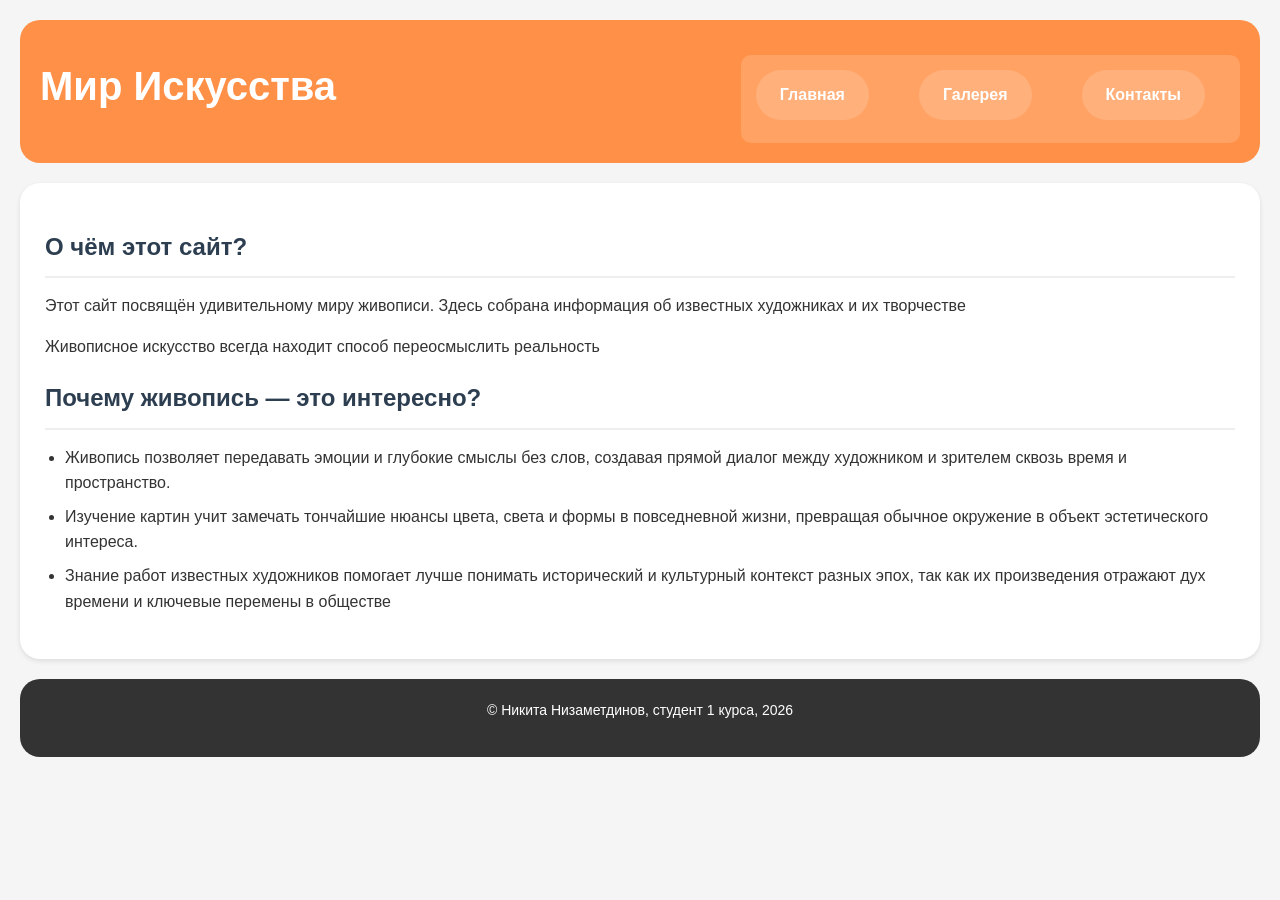
<file: index.html>
<!DOCTYPE html>
<html lang="ru">
<head>
    <meta charset="UTF-8">
    <meta name="viewport" content="width=device-width, initial-scale=1.0">
    <link rel="stylesheet" href="style.css">
    <title>Название моего сайта</title>
</head>
<body>
    <header class="main-header">
        <div class="header-logo">
            <h1><i class="fas fa-palette"></i> Мир Искусства</h1>
        </div>
        
        <nav>
            <ul class="flex-nav">
                <li><a href="index.html"><i class="fas fa-home"></i> Главная</a></li>
                <li><a href="gallery.html"><i class="fas fa-camera"></i> Галерея</a></li>
                <li><a href="contacts.html"><i class="fas fa-envelope"></i> Контакты</a></li>
            </ul>
        </nav>
    </header>
    <main>
        <section>
            <h2>О чём этот сайт?</h2>
            <p>Этот сайт посвящён удивительному миру живописи. Здесь собрана информация об известных художниках и их творчестве </p>
            <p>Живописное искусство всегда находит способ переосмыслить реальность</p>
            <h2>Почему живопись — это интересно?</h2>
            <ul>
                <li>Живопись позволяет передавать эмоции и глубокие смыслы без слов, создавая прямой диалог между художником и зрителем сквозь время и пространство.</li>
                <li>Изучение картин учит замечать тончайшие нюансы цвета, света и формы в повседневной жизни, превращая обычное окружение в объект эстетического интереса.</li>
                <li>Знание работ известных художников помогает лучше понимать исторический и культурный контекст разных эпох, так как их произведения отражают дух времени и ключевые перемены в обществе</li>
            </ul>
        </section>
    </main>
    <footer>
        <p>© Никита Низаметдинов, студент 1 курса, 2026</p>
    </footer>
</body>
</html>
</file>
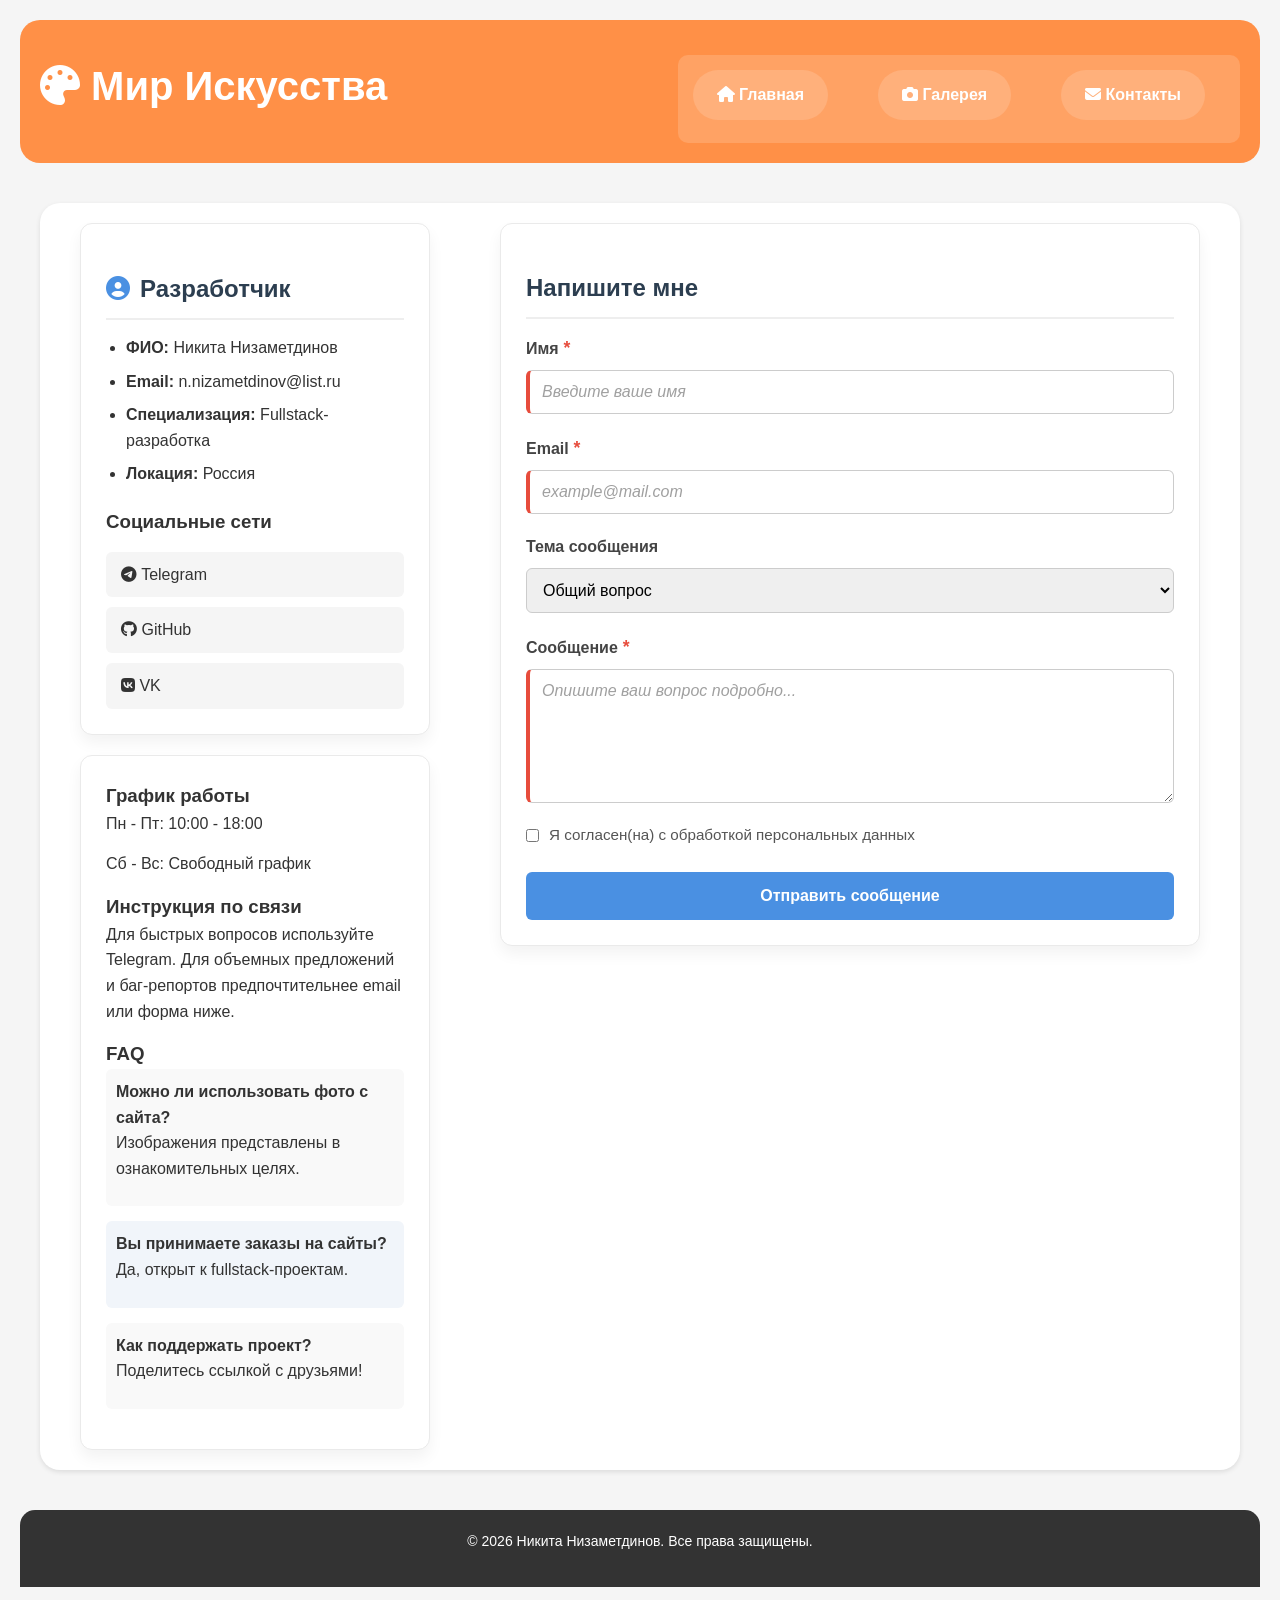
<file: contacts.html>
<!DOCTYPE html>
<html lang="ru">
<head>
    <meta charset="UTF-8">
    <meta name="viewport" content="width=device-width, initial-scale=1.0, min-width=320px">
    <title>Контакты - Мир изобразительного искусства</title>
    <link rel="stylesheet" href="style.css">
    <link rel="stylesheet" href="https://cdnjs.cloudflare.com/ajax/libs/font-awesome/6.4.0/css/all.min.css">
</head>
<body>
    <header class="main-header">
        <div class="header-logo">
            <h1><i class="fas fa-palette"></i> Мир Искусства</h1>
        </div>
        
        <nav>
            <ul class="flex-nav">
                <li><a href="index.html"><i class="fas fa-home"></i> Главная</a></li>
                <li><a href="gallery.html"><i class="fas fa-camera"></i> Галерея</a></li>
                <li><a href="contacts.html"><i class="fas fa-envelope"></i> Контакты</a></li>
            </ul>
        </nav>
    </header>

    <main class="contacts-container">
        <aside class="info-sidebar">
            <div class="info-card">
                <h2 class="card-title">Разработчик</h2>
                <ul class="developer-details">
                    <li><strong>ФИО:</strong> Никита Низаметдинов</li>
                    <li><strong>Email:</strong> n.nizametdinov@list.ru</li>
                    <li><strong>Специализация:</strong> Fullstack-разработка</li>
                    <li><strong>Локация:</strong> Россия</li>
                </ul>
                
                <h3 class="social-title">Социальные сети</h3>
                <div class="social-links">
                    <a href="#" class="social-btn"><i class="fab fa-telegram"></i> Telegram</a>
                    <a href="#" class="social-btn"><i class="fab fa-github"></i> GitHub</a>
                    <a href="#" class="social-btn"><i class="fab fa-vk"></i> VK</a>
                </div>
            </div>

            <div class="extra-info-card">
                <h3>График работы</h3>
                <p class="schedule-text">Пн - Пт: 10:00 - 18:00</p>
                <p class="schedule-text">Сб - Вс: Свободный график</p>
                
                <h3>Инструкция по связи</h3>
                <p class="instruction-text">Для быстрых вопросов используйте Telegram. Для объемных предложений и баг-репортов предпочтительнее email или форма ниже.</p>

                <h3>FAQ</h3>
                <div class="faq-list">
                    <div class="faq-item">
                        <strong>Можно ли использовать фото с сайта?</strong>
                        <p>Изображения представлены в ознакомительных целях.</p>
                    </div>
                    <div class="faq-item">
                        <strong>Вы принимаете заказы на сайты?</strong>
                        <p>Да, открыт к fullstack-проектам.</p>
                    </div>
                    <div class="faq-item">
                        <strong>Как поддержать проект?</strong>
                        <p>Поделитесь ссылкой с друзьями!</p>
                    </div>
                </div>
            </div>
        </aside>

        <section class="form-section">
            <div class="form-card">
                <h2>Напишите мне</h2>
                <form action="#" method="POST" class="contact-form">
                    <div class="form-group">
                        <label for="user-name" class="required-label">Имя</label>
                        <input type="text" id="user-name" name="name" placeholder="Введите ваше имя" required>
                    </div>
                    
                    <div class="form-group">
                        <label for="user-email" class="required-label">Email</label>
                        <input type="email" id="user-email" name="email" placeholder="example@mail.com" required>
                    </div>

                    <div class="form-group">
                        <label for="subject">Тема сообщения</label>
                        <select id="subject" name="subject">
                            <option value="general">Общий вопрос</option>
                            <option value="cooperation">Сотрудничество</option>
                            <option value="bug">Ошибка на сайте</option>
                            <option value="art">Вопрос по картинам</option>
                        </select>
                    </div>

                    <div class="form-group">
                        <label for="message" class="required-label">Сообщение</label>
                        <textarea id="message" name="message" rows="6" placeholder="Опишите ваш вопрос подробно..." required></textarea>
                    </div>

                    <div class="checkbox-group">
                        <input type="checkbox" id="consent" name="consent" required>
                        <label for="consent" class="checkbox-label">Я согласен(на) с обработкой персональных данных</label>
                    </div>

                    <button type="submit" class="submit-btn">Отправить сообщение</button>
                </form>
            </div>
        </section>
    </main>

    <footer class="gallery-footer">
        <div class="footer-content">
            <p>&copy; <span id="current-year">2026</span> Никита Низаметдинов. Все права защищены.</p>
        </div>
    </footer>
</body>
</html>
</file>
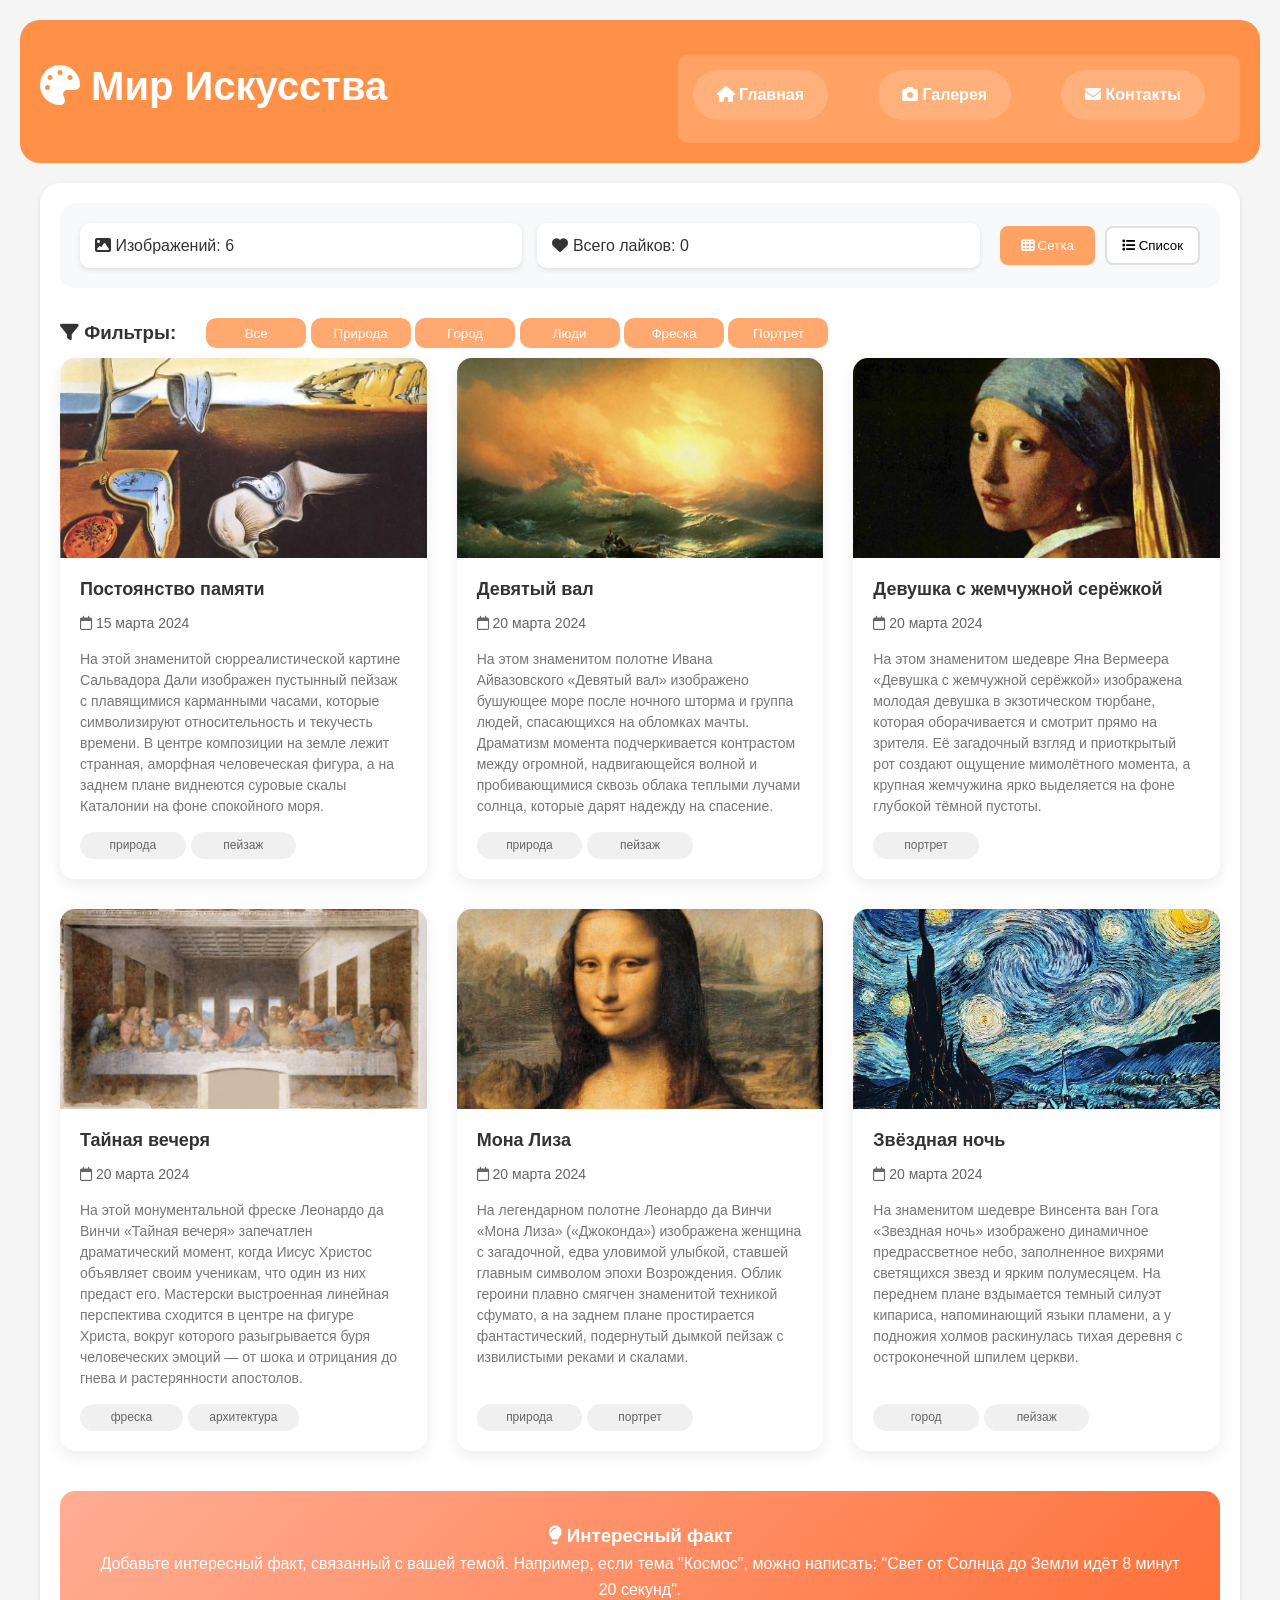
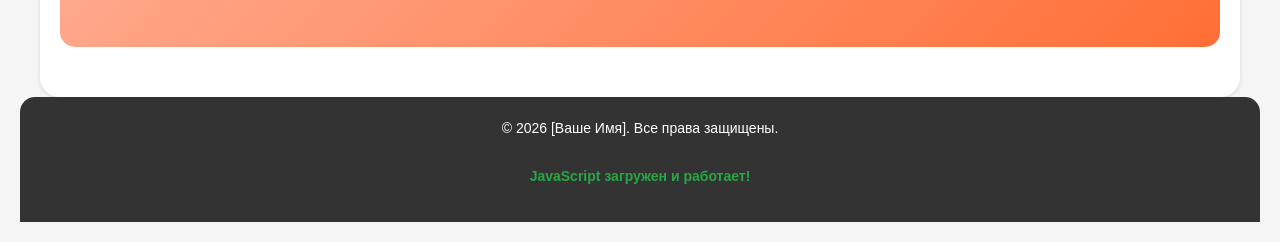
<file: gallery.html>
<!DOCTYPE html>
<html lang="ru">
<head>
    <meta charset="UTF-8">
    <meta name="viewport" content="width=device-width, initial-scale=1.0">
    <title>Галерея - [Название вашего сайта]</title>
    <link rel="stylesheet" href="style.css">
    <link rel="stylesheet" href="https://cdnjs.cloudflare.com/ajax/libs/font-awesome/6.4.0/css/all.min.css">
</head>
<body>
    <header class="main-header">
        <div class="header-logo">
            <h1><i class="fas fa-palette"></i> Мир Искусства</h1>
        </div>
        
        <nav>
            <ul class="flex-nav">
                <li><a href="index.html"><i class="fas fa-home"></i> Главная</a></li>
                <li><a href="gallery.html"><i class="fas fa-camera"></i> Галерея</a></li>
                <li><a href="contacts.html"><i class="fas fa-envelope"></i> Контакты</a></li>
            </ul>
        </nav>
    </header>


    <main class="gallery-container">
        <div class="controls-panel">
            <div class="stats">
                <span class="stat-item">
                    <i class="fas fa-image"></i>
                    Изображений: <span id="image-counter">0</span>
                </span>
                <span class="stat-item">
                    <i class="fas fa-heart"></i>
                    Всего лайков: <span id="total-likes">0</span>
                </span>
            </div>
            
            <div class="view-controls">
                <button id="grid-view" class="view-btn active">
                    <i class="fas fa-th"></i> Сетка
                </button>
                <button id="list-view" class="view-btn">
                    <i class="fas fa-list"></i> Список
                </button>
            </div>
        </div>
        
        <div class="filters">
            <h3><i class="fas fa-filter"></i> Фильтры:</h3>
            <div class="filter-buttons">
                <button class="filter-btn active" data-filter="all">Все</button>
                <button class="filter-btn" data-filter="nature">Природа</button>
                <button class="filter-btn" data-filter="city">Город</button>
                <button class="filter-btn" data-filter="people">Люди</button>
                <button class="filter-btn" data-filter="people">Фреска</button>
                <button class="filter-btn" data-filter="people">Портрет</button>
            </div>
        </div>
        
        <!-- ГАЛЕРЕЯ С ИСПОЛЬЗОВАНИЕМ CSS GRID -->
        <div class="gallery-grid" id="image-gallery">
            <!-- Карточка 1 -->
            <article class="image-card" data-category="nature">
                <div class="card-image">
                    <img src="images/your-image1.jpg" 
                        alt="Постоянство памяти"
                        class="gallery-img"
                        loading="lazy">
                    <div class="image-overlay">
                        <button class="like-btn" data-id="1">
                            <i class="far fa-heart"></i>
                            <span class="like-count">0</span>
                        </button>
                        <button class="zoom-btn">
                            <i class="fas fa-expand"></i>
                        </button>
                    </div>
                </div>
                <div class="card-content">
                    <h3 class="image-title">Постоянство памяти</h3>
                    <p class="image-date"><i class="far fa-calendar"></i> 15 марта 2024</p>
                    <p class="image-description">На этой знаменитой сюрреалистической картине Сальвадора Дали изображен пустынный пейзаж с плавящимися карманными часами, которые символизируют относительность и текучесть времени. В центре композиции на земле лежит странная, аморфная человеческая фигура, а на заднем плане виднеются суровые скалы Каталонии на фоне спокойного моря.</p>
                    <div class="image-tags">
                        <span class="tag">природа</span>
                        <span class="tag">пейзаж</span>
                    </div>
                </div>
            </article>
            
            <!-- Карточка 2 -->
            <article class="image-card" data-category="city">
                <div class="card-image">
                    <img src="images/your-image2.jpg" 
                        alt="Девятый вал"
                        class="gallery-img"
                        loading="lazy">
                    <div class="image-overlay">
                        <button class="like-btn" data-id="2">
                            <i class="far fa-heart"></i>
                            <span class="like-count">0</span>
                        </button>
                        <button class="zoom-btn">
                            <i class="fas fa-expand"></i>
                        </button>
                    </div>
                </div>
                <div class="card-content">
                    <h3 class="image-title">Девятый вал</h3>
                    <p class="image-date"><i class="far fa-calendar"></i> 20 марта 2024</p>
                    <p class="image-description">На этом знаменитом полотне Ивана Айвазовского «Девятый вал» изображено бушующее море после ночного шторма и группа людей, спасающихся на обломках мачты. Драматизм момента подчеркивается контрастом между огромной, надвигающейся волной и пробивающимися сквозь облака теплыми лучами солнца, которые дарят надежду на спасение.</p>
                    <div class="image-tags">
                        <span class="tag">природа</span>
                        <span class="tag">пейзаж</span>
                    </div>
                </div>
            </article>

            <!-- Карточка 3 -->
            <article class="image-card" data-category="city">
                <div class="card-image">
                    <img src="images/your-image3.jpg" 
                        alt="Девушка с жемчужной серёжкой"
                        class="gallery-img"
                        loading="lazy">
                    <div class="image-overlay">
                        <button class="like-btn" data-id="2">
                            <i class="far fa-heart"></i>
                            <span class="like-count">0</span>
                        </button>
                        <button class="zoom-btn">
                            <i class="fas fa-expand"></i>
                        </button>
                    </div>
                </div>
                <div class="card-content">
                    <h3 class="image-title">Девушка с жемчужной серёжкой</h3>
                    <p class="image-date"><i class="far fa-calendar"></i> 20 марта 2024</p>
                    <p class="image-description">На этом знаменитом шедевре Яна Вермеера «Девушка с жемчужной серёжкой» изображена молодая девушка в экзотическом тюрбане, которая оборачивается и смотрит прямо на зрителя. Её загадочный взгляд и приоткрытый рот создают ощущение мимолётного момента, а крупная жемчужина ярко выделяется на фоне глубокой тёмной пустоты.</p>
                    <div class="image-tags">
                        <span class="tag">портрет</span>
                    </div>
                </div>
            </article>

            <!-- Карточка 4 -->
            <article class="image-card" data-category="city">
                <div class="card-image">
                    <img src="images/your-image4.jpg" 
                        alt="Тайная вечеря"
                        class="gallery-img"
                        loading="lazy">
                    <div class="image-overlay">
                        <button class="like-btn" data-id="2">
                            <i class="far fa-heart"></i>
                            <span class="like-count">0</span>
                        </button>
                        <button class="zoom-btn">
                            <i class="fas fa-expand"></i>
                        </button>
                    </div>
                </div>
                <div class="card-content">
                    <h3 class="image-title">Тайная вечеря</h3>
                    <p class="image-date"><i class="far fa-calendar"></i> 20 марта 2024</p>
                    <p class="image-description">На этой монументальной фреске Леонардо да Винчи «Тайная вечеря» запечатлен драматический момент, когда Иисус Христос объявляет своим ученикам, что один из них предаст его. Мастерски выстроенная линейная перспектива сходится в центре на фигуре Христа, вокруг которого разыгрывается буря человеческих эмоций — от шока и отрицания до гнева и растерянности апостолов.</p>
                    <div class="image-tags">
                        <span class="tag">фреска</span>
                        <span class="tag">архитектура</span>
                    </div>
                </div>
            </article>

            <!-- Карточка 5 -->
            <article class="image-card" data-category="city">
                <div class="card-image">
                    <img src="images/your-image5.jpg" 
                        alt="Мона Лиза"
                        class="gallery-img"
                        loading="lazy">
                    <div class="image-overlay">
                        <button class="like-btn" data-id="2">
                            <i class="far fa-heart"></i>
                            <span class="like-count">0</span>
                        </button>
                        <button class="zoom-btn">
                            <i class="fas fa-expand"></i>
                        </button>
                    </div>
                </div>
                <div class="card-content">
                    <h3 class="image-title">Мона Лиза</h3>
                    <p class="image-date"><i class="far fa-calendar"></i> 20 марта 2024</p>
                    <p class="image-description">На легендарном полотне Леонардо да Винчи «Мона Лиза» («Джоконда») изображена женщина с загадочной, едва уловимой улыбкой, ставшей главным символом эпохи Возрождения. Облик героини плавно смягчен знаменитой техникой сфумато, а на заднем плане простирается фантастический, подернутый дымкой пейзаж с извилистыми реками и скалами.</p>
                    <div class="image-tags">
                        <span class="tag">природа</span>
                        <span class="tag">портрет</span>
                    </div>
                </div>
            </article>

            <!-- Карточка 6 -->
            <article class="image-card" data-category="city">
                <div class="card-image">
                    <img src="images/your-image6.jpg" 
                        alt="Звёздная ночь"
                        class="gallery-img"
                        loading="lazy">
                    <div class="image-overlay">
                        <button class="like-btn" data-id="2">
                            <i class="far fa-heart"></i>
                            <span class="like-count">0</span>
                        </button>
                        <button class="zoom-btn">
                            <i class="fas fa-expand"></i>
                        </button>
                    </div>
                </div>
                <div class="card-content">
                    <h3 class="image-title">Звёздная ночь</h3>
                    <p class="image-date"><i class="far fa-calendar"></i> 20 марта 2024</p>
                    <p class="image-description">На знаменитом шедевре Винсента ван Гога «Звездная ночь» изображено динамичное предрассветное небо, заполненное вихрями светящихся звезд и ярким полумесяцем. На переднем плане вздымается темный силуэт кипариса, напоминающий языки пламени, а у подножия холмов раскинулась тихая деревня с остроконечной шпилем церкви.</p>
                    <div class="image-tags">
                        <span class="tag">город</span>
                        <span class="tag">пейзаж</span>
                    </div>
                </div>
            </article>
        </div>
        
        <aside class="gallery-info">
            <h3><i class="fas fa-lightbulb"></i> Интересный факт</h3>
            <p>Добавьте интересный факт, связанный с вашей темой. Например, если тема "Космос", можно написать: "Свет от Солнца до Земли идёт 8 минут 20 секунд".</p>
        </aside>
    </main>


    <footer class="gallery-footer">
        <div class="footer-content">
            <p>&copy; <span id="current-year">2024</span> [Ваше Имя]. Все права защищены.</p>
            <p class="js-status">JavaScript загружен и работает!</p>
        </div>
    </footer>


    <!-- ПОДКЛЮЧЕНИЕ JAVASCRIPT -->
    <script src="script.js"></script>
</body>
</html>
<link rel="stylesheet" href="style.css">
</file>
<file: style.css>
* {
    margin: 0;
    padding: 0;
    box-sizing: border-box;
}

body {
    font-family: Verdana, Geneva, Tahoma, sans-serif;
    background-color: #f5f5f5;
    color: #333;
    line-height: 1.6;
    padding: 20px;
}

header {
    background-color: #ff9047;
    color: white;
    padding: 20px;
    text-align: center;
    border-radius: 20px;
    margin-bottom: 20px;
}


header h1 {
    font-size: 40px;
    margin-bottom: 10px;
}



nav {
    background-color: #ffa264;
    padding: 15px;
    border-radius: 10px;
    margin-top: 15px;
}

nav ul {
    list-style-type: none;
}

nav ul li {
    display: inline-block;
    margin-right: 20px;
}

nav ul li a {
    color: white;
    text-decoration: none;
    font-weight: bold;
    padding: 5px 10px;
}

nav ul li a:hover {
    background-color: white;
    color: #3a5a8c;
    border-radius: 10px;
}

main {
    background-color: white;
    padding: 25px;
    border-radius: 20px;
    box-shadow: 0 2px 5px rgba(0,0,0,0.1);
    margin-bottom: 20px;
}

h2 {
    color: #2c3e50;
    margin: 20px 0 15px 0;
    padding-bottom: 10px;
    border-bottom: 2px solid #eee;
}

p {
    margin-bottom: 15px;
}

ul {
    margin-left: 20px;
    margin-bottom: 20px;
}
ul li {
    margin-bottom: 8px;
}

footer {
    background-color: #333;
    color: white;
    text-align: center;
    padding: 20px;
    border-radius: 20px;
    font-size: 14px;
}

/* ---=== ГАЛЕРЕЯ ===--- */

/* Основной контейнер для Grid */
.gallery-container {
    max-width: 1200px;
    margin: 0 auto;
    padding: 20px;
}


/* Шапка галереи */
.gallery-header {
    background: linear-gradient(135deg, #ffcaa6 0%, #ff8f45 100%);
    color: white;
    padding: 40px 20px;
    text-align: center;
    border-radius: 0 0 20px 20px;
    margin-bottom: 30px;
}


.header-content {
    margin-bottom: 30px;
}


.theme-name {
    background: rgba(255, 255, 255, 0.2);
    padding: 5px 15px;
    border-radius: 20px;
    font-weight: bold;
}


/* Навигация с использованием Grid */
.nav-grid {
    display: grid;
    grid-template-columns: repeat(3, 1fr);
    gap: 10px;
    list-style: none;
    padding: 0;
    margin: 0;
    max-width: 500px;
    margin: 0 auto;
}


@media (max-width: 600px) {
    .nav-grid {
        grid-template-columns: 1fr;
    }
}


.nav-link {
    display: block;
    background: rgba(255, 255, 255, 0.1);
    color: white;
    text-decoration: none;
    padding: 12px;
    border-radius: 10px;
    transition: all 0.3s;
    text-align: center;
}


.nav-link:hover,
.nav-link.active {
    background: rgba(255, 255, 255, 0.3);
    transform: translateY(-2px);
}


/* Панель управления */
.controls-panel {
    display: grid;
    grid-template-columns: 1fr auto;
    gap: 20px;
    align-items: center;
    background: #f8f9fa;
    padding: 20px;
    border-radius: 15px;
    margin-bottom: 20px;
}


@media (max-width: 768px) {
    .controls-panel {
        grid-template-columns: 1fr;
        text-align: center;
    }
}


.stats {
    display: grid;
    grid-template-columns: repeat(auto-fit, minmax(200px, 1fr));
    gap: 15px;
}


.stat-item {
    background: white;
    padding: 10px 15px;
    border-radius: 10px;
    box-shadow: 0 2px 5px rgba(0,0,0,0.1);
}


.view-controls {
    display: grid;
    grid-template-columns: repeat(2, 1fr);
    gap: 10px;
}


.view-btn {
    background: white;
    border: 2px solid #e0e0e0;
    padding: 10px 15px;
    border-radius: 8px;
    cursor: pointer;
    transition: all 0.3s;
}


.view-btn.active {
    background: #ffa264;
    color: white;
    border-color: #ffa264;
}








/* ОСНОВНАЯ ГАЛЕРЕЯ С CSS GRID */
.gallery-grid {
    display: flex;
    flex-wrap: wrap;
    gap: 30px;
    margin-bottom: 40px;
}


/* Альтернативный вид - список */
.gallery-grid.list-view {
    grid-template-columns: 1fr;
    max-width: 800px;
    margin: 0 auto 40px;
}


/* Карточка изображения */
.image-card {
    background: white;
    border-radius: 15px;
    overflow: hidden;
    box-shadow: 0 5px 15px rgba(0,0,0,0.08);
    transition: all 0.3s ease;
    display: flex;
    justify-content: center;
    flex: 1 1 300px;
    flex-direction: column;
}


.image-card:hover {
    transform: translateY(-10px);
    box-shadow: 0 15px 30px rgba(0,0,0,0.15);
}


/* Изображение в карточке */
.card-image {
    position: relative;
    height: 200px;
    overflow: hidden;
}


.gallery-img {
    width: 100%;
    height: 100%;
    object-fit: cover;
    transition: transform 0.5s ease;
}


.image-card:hover .gallery-img {
    transform: scale(1.05);
}


/* Наложение с кнопками */
.image-overlay {
    position: absolute;
    top: 10px;
    right: 10px;
    display: grid;
    grid-template-columns: repeat(2, auto);
    gap: 10px;
    opacity: 0;
    transition: opacity 0.3s;
}


.image-card:hover .image-overlay {
    opacity: 1;
}


.like-btn, .zoom-btn {
    background: rgba(255, 255, 255, 0.9);
    border: none;
    width: 40px;
    height: 40px;
    border-radius: 50%;
    cursor: pointer;
    display: grid;
    place-items: center;
    font-size: 16px;
    transition: all 0.3s;
    box-shadow: 0 2px 5px rgba(0,0,0,0.2);
}


.like-btn:hover {
    background: #ff7c6b;
    color: white;
}


.like-btn.liked {
    background: #ff756b;
    color: white;
}


.like-btn.liked i {
    font-weight: 900;
}


.zoom-btn:hover {
    background: #4a6fa5;
    color: white;
}


.like-count {
    margin-left: 5px;
    font-size: 14px;
    font-weight: bold;
}

.filters {
    display: flex;
    align-items: center;
    height: 50px;
    gap: 30px;
}
.filter-btn {
    color: #fff;
    background-color: #ffa970;

    border: none;
    border-radius: 10px;

    width: 100px;
    height: 30px;
}
.filter-btn:hover {
    background-color: #e99258;
}

/* Контент карточки */
.card-content {
    padding: 20px;
    flex-grow: 1;
    display: flex;
    flex-direction: column;
}


.image-title {
    margin: 0 0 10px 0;
    color: #333;
    font-size: 18px;
    line-height: 1.3;
}


.image-date {
    color: #666;
    font-size: 14px;
    margin-bottom: 15px;
}


.image-description {
    color: #777;
    font-size: 14px;
    line-height: 1.5;
    margin-bottom: 15px;
    flex-grow: 1;
}


/* Теги */
.image-tags {
    display: grid;
    grid-template-columns: repeat(auto-fill, minmax(80px, auto));
    gap: 5px;
}


.tag {
    background: #f0f0f0;
    color: #666;
    padding: 4px 10px;
    border-radius: 15px;
    font-size: 12px;
    text-align: center;
}


/* Блок с информацией */
.gallery-info {
    background: linear-gradient(135deg, #ffad94 0%, #ff6f36 100%);
    color: white;
    padding: 30px;
    border-radius: 15px;
    text-align: center;
    margin-bottom: 30px;
}


/* Подвал */
.gallery-footer {
    background: #333;
    color: white;
    text-align: center;
    padding: 20px;
    border-radius: 15px 15px 0 0;
}


.footer-content {
    display: grid;
    grid-template-columns: 1fr;
    gap: 10px;
}


.js-status {
    color: #28a745;
    font-weight: bold;
}


/* Утилитарные классы */
.hidden {
    display: none !important;
}


/* Анимации */
@keyframes fadeIn {
    from { opacity: 0; transform: translateY(20px); }
    to { opacity: 1; transform: translateY(0); }
}


.image-card {
    animation: fadeIn 0.5s ease forwards;
}


/* Задержка анимации для каждой карточки */
.image-card:nth-child(1) { animation-delay: 0.1s; }
.image-card:nth-child(2) { animation-delay: 0.2s; }
.image-card:nth-child(3) { animation-delay: 0.3s; }
.image-card:nth-child(4) { animation-delay: 0.4s; }
.image-card:nth-child(5) { animation-delay: 0.5s; }
.image-card:nth-child(6) { animation-delay: 0.6s; }

/* =========================================
   СТРАНИЦА КОНТАКТОВ (contacts.html)
   ========================================= */

/* 2.1 Использование блочной модели */
.contacts-container {
    display: flex;
    gap: 30px;
    max-width: 1200px;
    margin: 40px auto;
    padding: 0 20px;
    box-sizing: border-box; /* Обязательное требование */
}

.info-sidebar {
    flex: 1;
    display: flex;
    flex-direction: column;
    gap: 20px;
    padding: 20px;
}

.form-section {
    flex: 2;
    padding: 20px;
}

/* Применение box-shadow, border-radius и overflow */
.info-card, .extra-info-card, .form-card {
    background: #ffffff;
    padding: 25px;
    border-radius: 12px; /* Скругление углов */
    box-shadow: 0 8px 15px rgba(0, 0, 0, 0.05); /* Создание объема */
    box-sizing: border-box;
    overflow: hidden; /* Контроль переполнения */
    border: 1px solid #eaeaea;
}

/* 2.3 Псевдоэлементы: ::selection */
::selection {
    background-color: #4a90e2;
    color: #ffffff;
}

/* 2.3 Псевдоэлементы: Добавление иконок через ::before */
.card-title::before {
    content: "\f2bd"; /* Иконка пользователя FontAwesome */
    font-family: "Font Awesome 6 Free";
    font-weight: 900;
    margin-right: 10px;
    color: #4a90e2;
}

.social-links {
    display: flex;
    flex-direction: column;
    gap: 10px;
    margin-top: 15px;
}

/* 2.2 Псевдоклассы: :hover и :nth-child() */
.social-btn {
    text-decoration: none;
    color: #333;
    padding: 10px 15px;
    border-radius: 6px;
    background: #f5f5f5;
    transition: all 0.3s ease;
}

.social-btn:hover {
    background: #4a90e2;
    color: white;
    transform: translateX(5px);
}

.faq-item {
    margin-bottom: 15px;
    padding: 10px;
    border-radius: 6px;
}

/* Чередование стилей через :nth-child() */
.faq-item:nth-child(odd) {
    background-color: #f9f9f9;
}
.faq-item:nth-child(even) {
    background-color: #f1f5fa;
}

/* --- Стилизация Формы --- */
.form-group {
    margin-bottom: 20px;
    display: flex;
    flex-direction: column;
}

.form-group label {
    margin-bottom: 8px;
    font-weight: bold;
    color: #444;
}

/* 2.3 Псевдоэлементы: Маркировка обязательных полей через ::after */
.required-label::after {
    content: " *";
    color: #e74c3c;
    font-size: 1.1em;
}

.form-group input, 
.form-group select, 
.form-group textarea {
    padding: 12px;
    border: 1px solid #ccc;
    border-radius: 6px;
    font-family: inherit;
    font-size: 1rem;
    box-sizing: border-box;
    transition: border-color 0.3s, box-shadow 0.3s;
}

/* 2.3 Псевдоэлементы: Стилизация ::placeholder */
.form-group input::placeholder, 
.form-group textarea::placeholder {
    color: #a0a0a0;
    font-style: italic;
}

/* 2.2 Псевдоклассы: :focus */
.form-group input:focus, 
.form-group select:focus, 
.form-group textarea:focus {
    outline: none;
    border-color: #4a90e2;
    box-shadow: 0 0 0 3px rgba(74, 144, 226, 0.2);
}

/* 2.2 Псевдоклассы: Оформление :required полей */
.form-group input:required:invalid,
.form-group textarea:required:invalid {
    border-left: 4px solid #e74c3c;
}

.form-group input:required:valid,
.form-group textarea:required:valid {
    border-left: 4px solid #2ecc71;
}

/* Чекбокс */
.checkbox-group {
    display: flex;
    align-items: center;
    gap: 10px;
    margin-bottom: 25px;
}

.checkbox-label {
    cursor: pointer;
    font-size: 0.95rem;
    color: #555;
    transition: color 0.3s;
}

/* 2.2 Псевдоклассы: Работа с :checked состоянием */
input[type="checkbox"]:checked + .checkbox-label {
    color: #4a90e2;
    font-weight: bold;
}

/* Кнопка отправки */
.submit-btn {
    background: #4a90e2;
    color: white;
    border: none;
    padding: 15px 25px;
    font-size: 1rem;
    font-weight: bold;
    border-radius: 6px;
    cursor: pointer;
    width: 100%;
    transition: background-color 0.3s, transform 0.1s;
    box-sizing: border-box;
}

.submit-btn:hover {
    background: #357abd;
}

.submit-btn:active {
    transform: scale(0.98);
}

/* 2.5 Адаптивный дизайн (Мобильная версия через медиа-запросы) */
@media screen and (max-width: 768px) {
    .contacts-container {
        flex-direction: column; /* Элементы выстраиваются друг под другом на смартфонах */
        margin: 20px auto;
    }
    
    .info-card, .extra-info-card, .form-card {
        padding: 15px;
    }
}

/* Обеспечение корректного отображения на экранах от 320px */
@media screen and (min-width: 320px) and (max-width: 480px) {
    .form-group input, 
    .form-group select, 
    .form-group textarea, 
    .submit-btn {
        font-size: 16px; /* Предотвращает авто-зум на iOS */
    }
}

/* =========================================
   ЭТАП 3: ШАПКА САЙТА (Flexbox)
   ========================================= */

.main-header {
    display: flex;
    justify-content: space-between;
    align-items: center;
}

/* nav {
    width: 100%;
    display: flex;
    justify-content: center;
    align-items: center;
} */

.flex-nav {
    display: flex;
    align-items: center;
    justify-content: center;    /* Центрируем меню */
    gap: 30px;                  /* Отступы между пунктами */
    list-style: none;
    padding: 0;
    margin: 0;
    width: 100%;
    height: fit-content;
}

.flex-nav a {
    display: block;
    padding: 12px 24px;
    background-color: #ffb07b;
    color: white;
    text-decoration: none;
    border-radius: 30px;
    transition: all 0.3s ease;
}

.flex-nav a:hover {
    background-color: #ffbe92;
    transform: translateY(-3px);
    box-shadow: 0 5px 15px rgba(74, 111, 165, 0.4);
}
</file>
